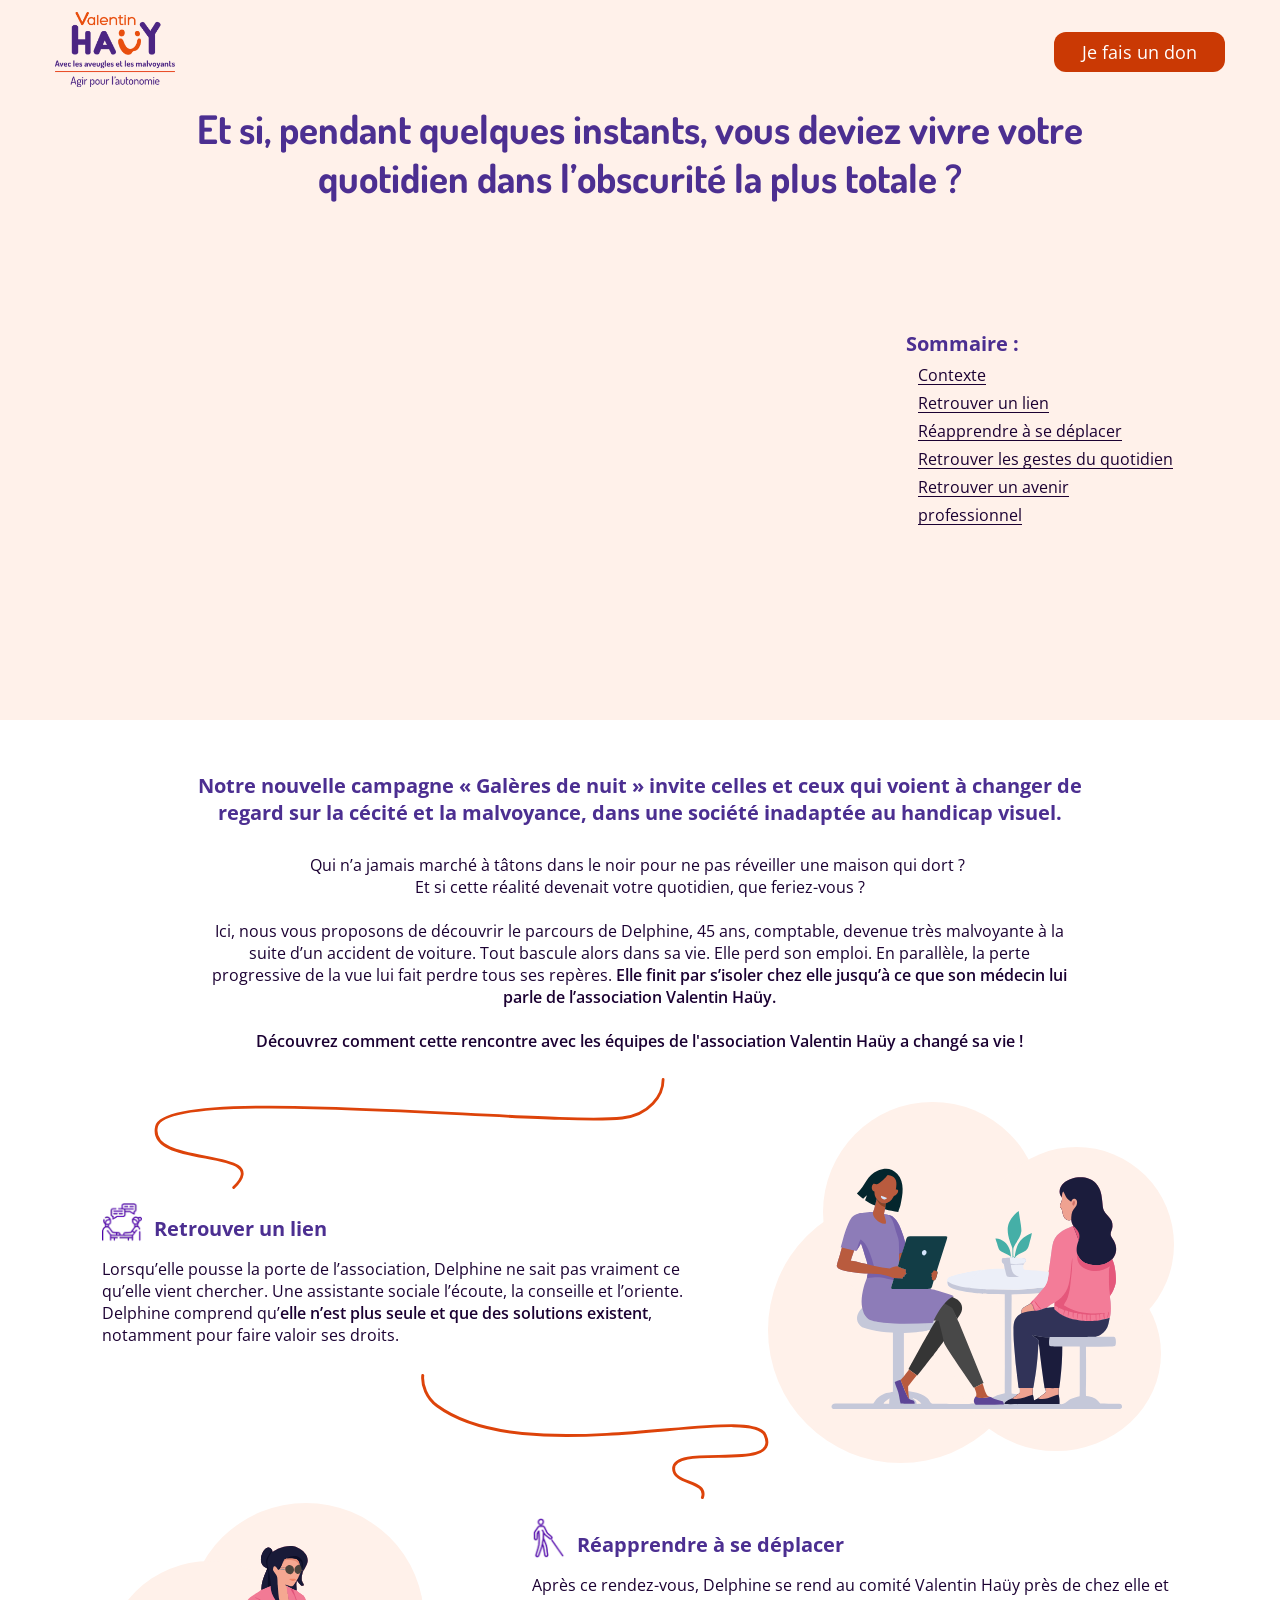
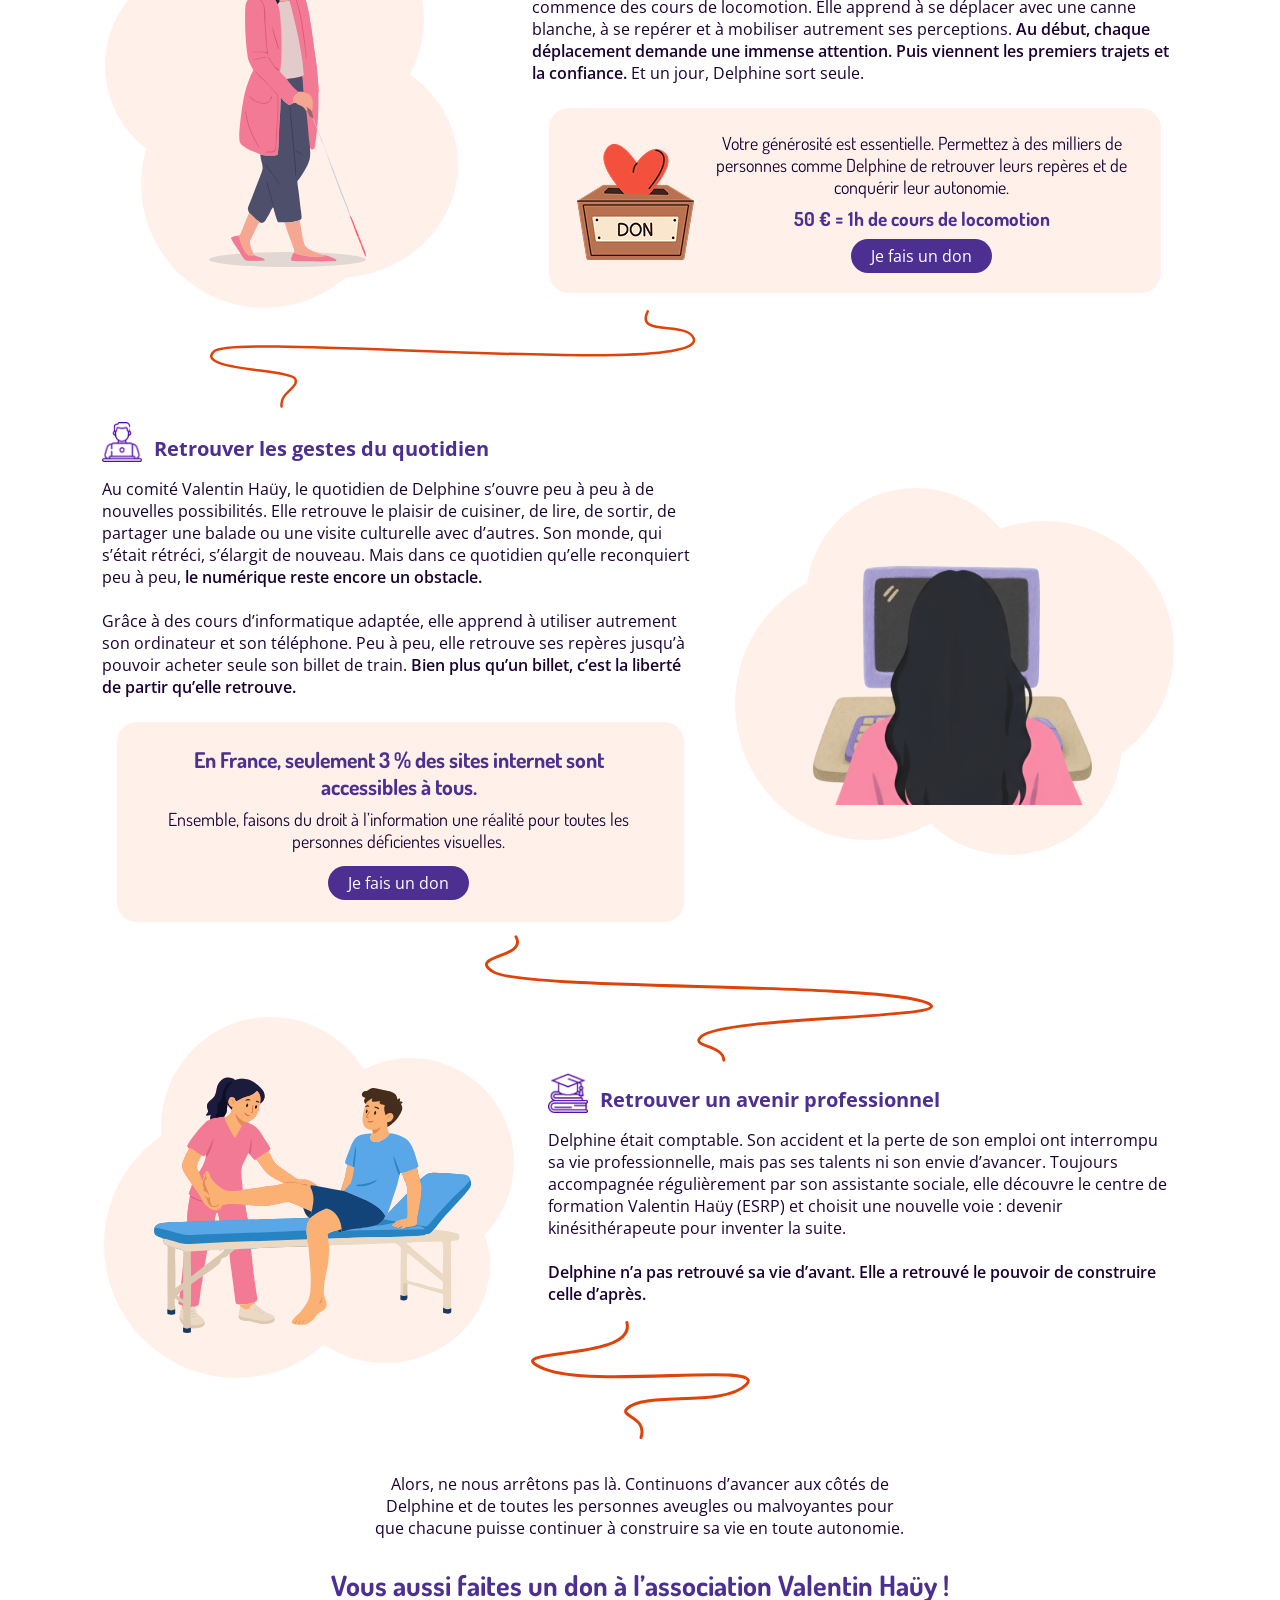
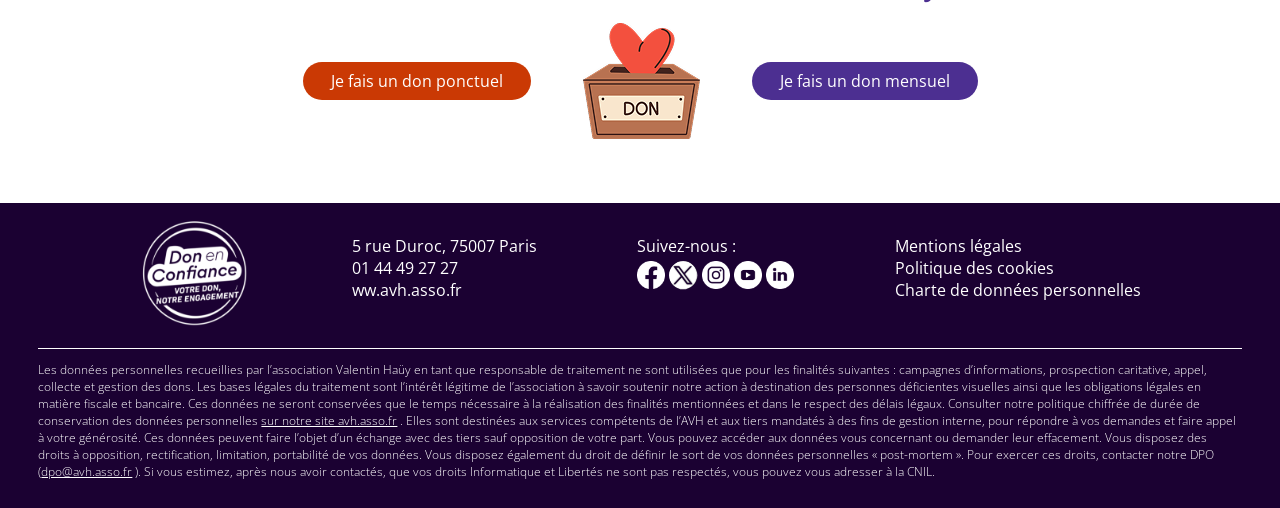
<file: index.html>
<!DOCTYPE html>
<html lang="fr">
<head>
    <meta charset="UTF-8">
    <meta name="viewport" content="width=device-width, initial-scale=1.0">
    <link rel="preconnect" href="https://fonts.googleapis.com">
    <link rel="preconnect" href="https://fonts.gstatic.com" crossorigin>
    <link href="https://fonts.googleapis.com/css2?family=Open+Sans:ital,wght@0,300..800;1,300..800&display=swap" rel="stylesheet">
    <link href="https://fonts.googleapis.com/css2?family=Dosis:wght@200..800&display=swap" rel="stylesheet">
    <link rel="stylesheet" href="style.css">
    <link rel="stylesheet" href="footer/footer.css">
    <link rel="icon" href="assets/favicon.ico">

    <title>Agir pour l’autonomie | Association Valentin Haüy</title>
    <meta
      name="description"
      content="Découvrez les actions de l’association Valentin Haüy en faveur de l’autonomie des personnes aveugles et malvoyantes."
    />

    <!-- Google Tag Manager -->
    <script>(function(w,d,s,l,i){w[l]=w[l]||[];w[l].push({'gtm.start': new Date().getTime(),event:'gtm.js'});var f=d.getElementsByTagName(s)[0], j=d.createElement(s),dl=l!='dataLayer'?'&l='+l:'';j.async=true;j.src='https://www.googletagmanager.com/gtm.js?id='+i+dl;f.parentNode.insertBefore(j,f);})(window,document,'script','dataLayer','GTM-KRHSFTT');</script>
    <!-- End Google Tag Manager -->

    <!-- Matomo Tag Manager -->
    <script>
    var _mtm = window._mtm = window._mtm || [];
    _mtm.push({'mtm.startTime': (new Date().getTime()), 'event': 'mtm.Start'});
    (function() {
        var d=document, g=d.createElement('script'), s=d.getElementsByTagName('script')[0];
        g.async=true; g.src='https://cdn.matomo.cloud/avh.matomo.cloud/container_evc7kVnn.js'; s.parentNode.insertBefore(g,s);
    })();
    </script>
    <!-- End Matomo Tag Manager -->
</head>

<!-- Script pour le sommaire -->
<script>
document.addEventListener("DOMContentLoaded", () => {
    const hero = document.querySelector(".hero");
    const summary = document.querySelector(".summary");

    if (!hero || !summary) return;

    // Réserver l'espace occupé initialement par le sommaire
    const placeholder = document.createElement("div");
    placeholder.className = "summary-placeholder";

    summary.parentNode.insertBefore(placeholder, summary);

    function updatePlaceholderSize() {
        if (!summary.classList.contains("is-floating")) {
            placeholder.style.width = `${summary.offsetWidth}px`;
            placeholder.style.height = `${summary.offsetHeight}px`;
        }
    }

    window.addEventListener("resize", updatePlaceholderSize);

    // Création du bouton burger dans le sommaire existant
    const button = document.createElement("button");
    button.type = "button";
    button.className = "summary-toggle";
    button.setAttribute("aria-expanded", "false");
    button.setAttribute("aria-label", "Ouvrir le sommaire");

    button.innerHTML = `
        <span class="burger-icon" aria-hidden="true">
            <span></span>
            <span></span>
            <span></span>
        </span>
    `;

    summary.insertBefore(button, summary.firstChild);

    function closeMenu() {
        summary.classList.remove("is-open");
        button.setAttribute("aria-expanded", "false");
        button.setAttribute("aria-label", "Ouvrir le sommaire");
    }

    button.addEventListener("click", () => {
        const isOpen = summary.classList.toggle("is-open");

        button.setAttribute("aria-expanded", String(isOpen));
        button.setAttribute(
            "aria-label",
            isOpen ? "Fermer le sommaire" : "Ouvrir le sommaire"
        );
    });

    // Fermeture après sélection d'une section
    summary.querySelectorAll("a").forEach(link => {
        link.addEventListener("click", closeMenu);
    });

    // Fermeture avec la touche Échap
    document.addEventListener("keydown", event => {
        if (event.key === "Escape") {
            closeMenu();
        }
    });

    // Fermeture au clic en dehors du sommaire
    document.addEventListener("click", event => {
        if (!summary.contains(event.target)) {
            closeMenu();
        }
    });

    function updateSummary() {
        const heroBottom = hero.getBoundingClientRect().bottom;

        const threshold = window.innerHeight * 0.15;

        const shouldFloat = heroBottom < threshold;

        if (shouldFloat && !summary.classList.contains("is-floating")) {
            placeholder.style.width = `${summary.offsetWidth}px`;
            placeholder.style.height = `${summary.offsetHeight}px`;
        }

        summary.classList.toggle("is-floating", shouldFloat);
        placeholder.classList.toggle("is-active", shouldFloat);

        if (!shouldFloat) {
            closeMenu();
        }
    }

    window.addEventListener("scroll", updateSummary, {
        passive: true
    });

    window.addEventListener("resize", updateSummary);

    updateSummary();
});
</script>

<body>
    <!-- Google Tag Manager (noscript) -->
    <noscript><iframe src="https://www.googletagmanager.com/ns.html?id=GTM-KRHSFTT" height="0" width="0" style="display:none;visibility:hidden"></iframe></noscript>
    <!-- End Google Tag Manager (noscript) -->

    <header>
        <a href="https://www.avh.asso.fr/" target='_blank'><img class="logo" src="assets/logo_avh.png" alt="Association Valentin Haüy, avec les aveugles et les malvoyants. Agir pour l'autonomie ! Lien vers le site institutionnel" /></a>
        <a class="CTA" href="https://donner.avh.asso.fr/ponctuel/?from=W26GDN&utm_source=lp&utm_medium=organic&utm_campaign=vmv26" target='_blank'>Je fais un don</a>
    </header>

    <main>
        <section class="hero">
            <h1>Et si, pendant quelques instants, vous deviez vivre votre quotidien dans l’obscurité la plus totale ?</h1>
            <div class="divHero">
                <div class="videoContainer">
                    <iframe src="https://www.youtube.com/embed/LuMFayewsgA?si=A-cmBnFm6BxBQWmS" title="YouTube video player" frameborder="0" allow="accelerometer; autoplay; clipboard-write; encrypted-media; gyroscope; picture-in-picture; web-share" referrerpolicy="strict-origin-when-cross-origin" allowfullscreen></iframe>  
                </div> 
                <div class="summary" id="summary">
                    <h2>Sommaire :</h2>
                    <ul>
                        <li><a href="#contexte">Contexte</a></li>
                        <li><a href="#refindLink">Retrouver un lien</a></li>
                        <li><a href="#reWalk">Réapprendre à se déplacer</a></li>
                        <li><a href="#reEverydayLife">Retrouver les gestes du quotidien</a></li>
                        <li><a href="#reWork">Retrouver un avenir professionnel</a></li>
                    </ul>
                </div>
            </div>
        </section>

        <section class="contexte" id="contexte">
            <p class="textTransition">
                Notre nouvelle campagne « Galères de nuit » invite celles et ceux qui voient à changer de regard sur la cécité et la malvoyance, dans une société inadaptée au handicap visuel.
            </p>
            <p>Qui n’a jamais marché à tâtons dans le noir pour ne pas réveiller une maison qui dort ? 
                <br>Et si cette réalité devenait votre quotidien, que feriez-vous ?
            <br>
            <br>Ici, nous vous proposons de découvrir le parcours de Delphine, 45 ans, comptable, devenue très malvoyante à la suite d’un accident de voiture. Tout bascule alors dans sa vie. Elle perd son emploi. En parallèle, la perte progressive de la vue lui fait perdre tous ses repères. <span class="textGras">Elle finit par s’isoler chez elle jusqu’à ce que son médecin lui parle de l’association Valentin Haüy.</span>
            <br>
            <br>
            <span class="textGras">Découvrez comment cette rencontre avec les équipes de l'association Valentin Haüy a changé sa vie !</span></p>
        </section>

        <section class="refindLink" id="refindLink">
            <div class="textContainer">
                <div class="titleContainer">
                    <img src="assets/retrouverlien.png" alt="">
                    <h2>Retrouver un lien</h2>
                </div>
                <p>Lorsqu’elle pousse la porte de l’association, Delphine ne sait pas vraiment ce qu’elle vient chercher. Une assistante sociale l’écoute, la conseille et l’oriente. Delphine comprend qu’<span class="textGras">elle n’est plus seule et que des solutions existent</span>, notamment pour faire valoir ses droits.</p>
                <a href="#summary" class="skip-to-summary"> Retour au sommaire</a>
            </div>
            <img src="assets/illu_lien.svg" alt="" class="illu">
        </section>

        <section class="reWalk" id="reWalk">
            <img src="assets/illu_deplacer.svg" alt="" class="illu">
            <div class="textContainer">
                <div class="titleContainer">
                    <img src="assets/sedeplacer.png" alt="">
                    <h2>Réapprendre à se déplacer</h2>
                </div>
                <p>Après ce rendez-vous, Delphine se rend au comité Valentin Haüy près de chez elle et commence des cours de locomotion. Elle apprend à se déplacer avec une canne blanche, à se repérer et à mobiliser autrement ses perceptions. <span class="textGras">Au début, chaque déplacement demande une immense attention. Puis viennent les premiers trajets et la confiance.</span> Et un jour, Delphine sort seule.</p>
                <div class="donContainer">
                    <img src="assets/illu_don.png" alt="">
                    <div class="textDon">
                        <p>Votre générosité est essentielle. Permettez à des milliers de personnes comme Delphine de retrouver leurs repères et de conquérir leur autonomie.</p>
                        <p class="equivalence">50 € = 1h de cours de locomotion</p>
                        <a href="https://donner.avh.asso.fr/ponctuel/?from=W26GDN&utm_source=lp&utm_medium=organic&utm_campaign=vmv26" class="CTA_secondaire CTA_violet" target='_blank'>Je fais un don</a>
                    </div>
                </div>
                <a href="#summary" class="skip-to-summary"> Retour au sommaire</a>
            </div>
        </section>

        <section class="reEverydayLife" id="reEverydayLife">
            <div class="textContainer">
                <div class="titleContainer">
                    <img src="assets/gestesquotidien.png" alt="">
                    <h2>Retrouver les gestes du quotidien</h2>
                </div>
                <p>
                    Au comité Valentin Haüy, le quotidien de Delphine s’ouvre peu à peu à de nouvelles possibilités. Elle retrouve le plaisir de cuisiner, de lire, de sortir, de partager une balade ou une visite culturelle avec d’autres. Son monde, qui s’était rétréci, s’élargit de nouveau. Mais dans ce quotidien qu’elle reconquiert peu à peu, <span class="textGras">le numérique reste encore un obstacle.</span> 
                    <br>
                    <br>
                    Grâce à des cours d’informatique adaptée, elle apprend à utiliser autrement son ordinateur et son téléphone. Peu à peu, elle retrouve ses repères jusqu’à pouvoir acheter seule son billet de train. <span class="textGras">Bien plus qu’un billet, c’est la liberté de partir qu’elle retrouve.</span>
                </p>
                <div class="petitionContainer">
                    <p class="titlePetition">En France, seulement 3 % des sites internet sont accessibles à tous.</p>
                    <p>Ensemble, faisons du droit à l’information une réalité pour toutes les personnes déficientes visuelles.</p>
                    <a href="https://donner.avh.asso.fr/ponctuel/?from=W26GDN&utm_source=lp&utm_medium=organic&utm_campaign=vmv26" class="CTA_secondaire CTA_violet" target='_blank'>Je fais un don</a>
                </div>
                <a href="#summary" class="skip-to-summary"> Retour au sommaire</a>
            </div>
            <img src="assets/illu_quotidien.svg" alt="" class="illu">
        </section>

        <section class="reWork" id="reWork">
            <img src="assets/illu_work.svg" alt="" class="illu">
            <div class="textContainer">
                <div class="titleContainer">
                    <img src="assets/seformer.png" alt="">
                    <h2>Retrouver un avenir professionnel</h2>
                </div>
                <p>
                    Delphine était comptable. Son accident et la perte de son emploi ont interrompu sa vie professionnelle, mais pas ses talents ni son envie d’avancer. Toujours accompagnée régulièrement par son assistante sociale, elle découvre le centre de formation Valentin Haüy (ESRP) et choisit une nouvelle voie : devenir kinésithérapeute pour inventer la suite.
                    <br>
                    <br>
                    <span class="textGras">Delphine n’a pas retrouvé sa vie d’avant. Elle a retrouvé le pouvoir de construire celle d’après.</span>
                </p>
            </div>
        </section>

        <section class="action">
            <p>Alors, ne nous arrêtons pas là. Continuons d’avancer aux côtés de Delphine et de toutes les personnes aveugles ou malvoyantes pour que chacune puisse continuer à construire sa vie en toute autonomie.</p>
            <h2>Vous aussi faites un don à l’association Valentin Haüy !</h2>
            <div class="actionContainer">
                <a href="https://donner.avh.asso.fr/ponctuel/?from=W26GDN&utm_source=lp&utm_medium=organic&utm_campaign=vmv26" class="CTA_secondaire CTA_orange" target='_blank'>Je fais un don ponctuel</a>
                <img src="assets/illu_don.png" alt="">
                <a href="https://donner.avh.asso.fr/regulier/?from=W26GDN&utm_medium=lp&utm_source=organic&utm_campaign=vmv26" class="CTA_secondaire CTA_violet" target='_blank'>Je fais un don mensuel</a>
            </div> 
        </section>
    </main>

    <footer data-include="footer/footer.html"></footer>

    <script>
        document.querySelectorAll('[data-include]').forEach(async element => {
            try {
                const response = await fetch(element.dataset.include);

                if (!response.ok) {
                    throw new Error(`Impossible de charger ${element.dataset.include}`);
                }

                element.innerHTML = await response.text();
            } catch (error) {
                console.error(error);
            }
        });
    </script>

</body>
</html>
</file>
<file: style.css>
:root {
    /* Variables couleurs */
    --color-white: #ffffff;
    --color-black: #1B0132;

    --color-orange: #CA3904;
    --color-orange-bg: #FFF1EA;

    --color-violet-1: #4C2F91;

    /* Variables typo */
    --typo-h1: 2.45rem;
    --typo-h2: 1.25rem;

    --typo-h1-mid:2.2rem;
    --typo-h1-tel: 1.7rem;
}

*,
*::after,
*::before {
    box-sizing: border-box;
    scroll-behavior: smooth;
}

body {
    margin: 0;
    font-family: "Open Sans", sans-serif;
    color: var(--color-black);
}

.textGras {
    font-weight: 600;
}

.skip-to-summary {
    position: absolute;
    width: 1px;
    height: 1px;
    padding: 0;
    margin: -1px;
    overflow: hidden;
    clip-path: inset(50%);
    white-space: nowrap;
    border: 0;
}

.skip-to-summary:focus {
    position: static;
    display: inline-block;
    width: auto;
    height: auto;
    margin: 12px 0;
    overflow: visible;
    clip-path: none;
    white-space: normal;
}


/* --- Header --- */
header {
    background-color: var(--color-orange-bg);
    display: flex;
    align-items: center;
    justify-content: space-between;
    padding: 12px 4.3% 12px 4.3%;
    position: sticky;
    top: 0;
    z-index: 10;
}

header img {
    width: 120px;
}

header .CTA {
    background-color: var(--color-orange);
    color: var(--color-white);
    text-decoration: none;
    border-radius: 12px;
    padding: 8px 28px;
    font-size: 1.125rem;
}

    /* Responsive */
    @media (max-width: 380px) {
        header .CTA {
            padding: 8px 16px;
            text-align: center;
        }

        header img {
            width: 100px;
        }
    }

    @media (max-width: 280px) {
        header {
            gap: 20px;
        }
    }
/* --- End Header --- */


/* --- Hero --- */
.hero {
    background-color: var(--color-orange-bg);
    padding: 0 100px 48px 100px;

}

h1 {
    font-family: "Dosis", sans-serif;
    font-size: var(--typo-h1);
    color: var(--color-violet-1);
    margin: auto;
    margin-top: 0;
    margin-bottom: 44px;
    text-align: center;
    width: 85%;
}

.divHero {
    display: flex;
    flex-direction: row;
    justify-content: center;
    align-items: flex-start;
    gap: 46px;
}

.videoContainer {
    width: 70%;
    aspect-ratio: 16 / 9;
}

.videoContainer iframe {
    border-radius: 15px;
    width: 100%;
    height: 98%;
}

.summary {
    width: 25%;
    margin-top: 84px;
}

.summary h2 {
    color: var(--color-violet-1);
    font-family: "Open Sans", sans-serif;
    font-size: 1.25rem;
    margin-top: 0;
    margin-bottom: 4px;
    width: fit-content;
}

.summary ul {
    margin: 0;
    list-style: none;
    padding-left: 12px;
}

.summary li a {
    text-decoration: underline;
    text-decoration-style: solid;
    text-decoration-thickness: 7%;
    text-underline-offset: 12%; /* 1.84px */
    color: var(--color-black);
    font-weight: 400;
    line-height: 28px;
}

/* Bouton burger : masqué dans le hero */
.summary-toggle {
    display: none;
}

/* Sommaire flottant fermé */
.summary.is-floating {
    position: fixed;
    top: 20%;
    right: 3%;
    transform: translateY(-50%);
    z-index: 1000;

    width: auto;
    max-width: calc(100vw - 24px);
    padding: 0;

    background: transparent;
    border-radius: 12px 0 0 12px;
    box-shadow: none;
}

/* Bouton burger */
.summary.is-floating .summary-toggle {
    display: flex;
    align-items: center;
    gap: 10px;

    padding: 12px;
    border: none;
    border-radius: 12px;

    background: #E7E1FA;
    color: var(--color-violet-1);

    font-family: "Open Sans", sans-serif;
    font-size: 14px;
    font-weight: 600;

    cursor: pointer;
    box-shadow: 0 4px 15px rgb(0 0 0 / 20%);
}

/* Icône burger */
.summary-toggle .burger-icon {
    display: flex;
    flex-direction: column;
    gap: 5px;
    flex-shrink: 0;
}

.summary-toggle .burger-icon span {
    display: block;
    width: 32px;
    height: 4px;
    background: currentColor;
    border-radius: 2px;
}

/* Sommaire replié : masquer le titre et les liens */
.summary.is-floating:not(.is-open) h2,
.summary.is-floating:not(.is-open) ul {
    display: none;
}

/* Sommaire déplié */
.summary.is-floating.is-open {
    width: 300px;
    padding: 16px 16px 20px 16px;
    background: white;
    border-radius: 12px;
    box-shadow: 0 4px 20px rgb(0 0 0 / 20%);
}

/* Bouton en haut du panneau ouvert */
.summary.is-floating.is-open .summary-toggle {
    width: 100%;
    justify-content: flex-start;
    border-radius: 8px;
    box-shadow: none;
    margin-bottom: 16px;
}

/* Conserver l'espace initial du sommaire */
.summary-placeholder {
    display: none;
    pointer-events: none;
}

.summary-placeholder.is-active {
    display: block;
}

    /* Responsive */
    @media (max-width: 1250px) {
        .hero {
            padding: 0 4.3% 48px 4.3%;
        }
    }

    @media (max-width: 1030px) {
        .hero {
            padding: 8px 4.3% 48px 4.3%;
        }

        h1 {
            font-size: var(--typo-h1-mid);
        }

        .videoContainer {
            width: 62%;
        }

        .summary {
            margin-top: 32px;
        }
    }

    @media (max-width: 935px) {
        .hero {
            padding: 12px 4.3% 48px 4.3%;
        }

        h1 {
            width: 100%;
        }

        .divHero {
            flex-direction: column;
            gap: 32px;
        }

        .videoContainer {
            width: 72%;
            margin: auto;
        }

        .summary {
            width: 80%;
            text-align: center;
            margin: auto;
        }

        .summary h2 {
            width: initial;
        }

        .summary.is-floating.is-open {
            text-align: left;
        }
    }

    @media (max-width: 800px) {
        .videoContainer {
            width: 90%;
        }
    }

    @media (max-width: 600px) {
        .hero {
            padding: 20px 4.3% 48px 4.3%;
        }

        h1 {
            font-size: var(--typo-h1-tel);
            margin-bottom: 32px;
        }

        .videoContainer {
            width: 100%;
        }
    }
    
/* --- End Hero --- */


/* --- Contexte --- */
.contexte {
    display: flex;
    padding: 52px 0 24px 0;
    flex-direction: column;
    align-items: center;
    gap: 28px;
    text-align: center;

    scroll-margin-top: 80px;
}

.contexte p {
    width: 56%;
    margin: 0;
}

.contexte .textTransition {
    color: var(--color-violet-1);
    text-align: center;
    font-family: "Open Sans", sans-serif;
    font-size: 1.25rem;
    font-weight: 700;
    width: 64%;
}

    /* Responsive */
    @media (max-width: 1300px) {
        .contexte p {
            width: 68%;
        }

        .contexte .textTransition {
            width: 72%;
        }
    }

    @media (max-width: 1030px) {
        .contexte {
            padding: 52px 4.3% 24px 4.3%;
        }

        .contexte p {
            width: 80%;
        }

        .contexte .textTransition {
            width: 96%;
        }
    }

    @media (max-width: 935px) {
        .contexte p {
            width: 96%;
        }

        .contexte .textTransition {
            width: 96%;
        }
    }

/* --- End Contexte --- */

.titleContainer {
    display: flex;
    gap: 12px;
    align-items: flex-end;
}

.titleContainer img {
    height: 40px;
}

h2 {
    font-size: var(--typo-h2);
    color: var(--color-violet-1);
    margin: 0;
}

.CTA_secondaire {
    padding: 6px 20px;
    border-radius: 42px;
    color: var(--color-white);
    text-decoration: none;
}

.CTA_orange {
    background-color: var(--color-orange);
}

.CTA_violet {
    background-color: var(--color-violet-1);
}

/* --- Retrouver lien --- */
.refindLink {
    display: flex;
    padding: 24px 8% 24px 8%;
    justify-content: space-between;
    align-items: center;
    position: relative;
    gap: 24px;

    scroll-margin-top: 20px;
}

.refindLink .textContainer {
    width: 56%;
}

.refindLink .textContainer::before {
    content: "";
    position: absolute;

    background-image: url("./assets/fils/fil1.svg");
    background-repeat: no-repeat;
    background-size: contain;
    background-position: center;

    width: 40vw;
    height: 115px;
    left: 12%;
    top: 0;
}

    /* Responsive */
    @media (max-width: 935px) {
        .refindLink {
            padding: 100px 8% 24px 8%;
            flex-direction: column-reverse;
        }

        .refindLink .textContainer {
            width: 85%;
        }

        .refindLink .textContainer::before {
            background-image: url("./assets/fils/fil1_tel.svg");
            width: 40vw;
            height: 90px;
            top: -4px;
            left: 30%;
        }
    }

    @media (max-width: 700px) {
        .refindLink .textContainer {
            width: 100%;
        }
    }

    @media (max-width: 550px) {
        .refindLink .illu {
            width: 90%;
        }

        .refindLink .textContainer::before {
            width: 52vw;
            left: 23%;
        }
    }
/* --- End Retrouver lien --- */

/* --- Réapprendre se déplacer --- */
.reWalk {
    display: flex;
    padding: 12px 8%;
    justify-content: space-between;
    align-items: center;
    gap: 32px;

    scroll-margin-top: 100px;
}

.reWalk .textContainer {
    width: 60%;
    position: relative;
}

.reWalk .textContainer::before {
    content: "";
    position: absolute;

    background-image: url("./assets/fils/fil2.svg");
    background-repeat: no-repeat;
    background-size: contain;
    background-position: center;

    width: 40vw;
    height: 125px;
    left: -30%;
    top: -144px;
}

.donContainer {
    background-color: var(--color-orange-bg);
    border-radius: 20px;
    display: flex;
    align-items: center;
    padding: 24px 32px 20px 28px;
    width: 95%;
    margin: auto;
    margin-top: 24px;
    gap: 20px;
}

.donContainer p {
    margin: 0;
    font-family: "Dosis", sans-serif;
    font-size: 1.125rem;
    text-align: center;
}

.textDon {
    display: flex;
    flex-direction: column;
    align-items: center;
    gap: 8px;
}

.donContainer p.equivalence {
    color: var(--color-violet-1);
    font-size: 1.2rem;
    font-weight: 700;
}

    /* Responsive */
    @media (max-width: 1115px) {
        .donContainer {
            padding: 20px 28px 24px 28px;
            flex-direction: column;
        }
    }

    @media (max-width: 935px) {
        .reWalk {
            flex-direction: column;
            gap: 24px;
            position: relative;
            padding-top: 80px;
        }

        .reWalk::before {
            content: "";
            position: absolute;

            background-image: url("./assets/fils/fil2_tel.svg");
            background-repeat: no-repeat;
            background-size: contain;
            background-position: center;

            width: 40vw;
            height: 90px;
            top: -20px;
            left: 30%;
        }

        .reWalk .textContainer {
            width: 85%;
        }

        .donContainer {
            margin-top: 32px;
        }

        .reWalk .textContainer::before {
            content: none;
        }
    }

    @media (max-width: 700px) {
        .reWalk .textContainer {
            width: 100%;
        }
    }

    @media (max-width: 470px) {
        .reWalk .illu {
            width: 90%;
        }
    }
/* --- End Réapprendre se déplacer --- */

/* --- Réapprendre gestes quotidien --- */
.reEverydayLife {
    display: flex;
    padding: 100px 8% 52px 8%;
    justify-content: space-between;
    align-items: center;
    gap: 32px;

    scroll-margin-top: 40px;
}

.reEverydayLife .textContainer {
    width: 56%;
    position: relative;
}

.reEverydayLife .textContainer::before {
    content: "";
    position: absolute;

    background-image: url("./assets/fils/fil3.svg");
    background-repeat: no-repeat;
    background-size: contain;
    background-position: center;

    width: 38vw;
    height: 115px;
    left: 18%;
    top: -120px;
}

.petitionContainer {
    background-color: var(--color-orange-bg);
    border-radius: 20px;
    padding: 24px 32px 28px 28px;
    width: 95%;
    margin: auto;
    margin-top: 24px;
    text-align: center;
}

.petitionContainer p {
    font-family: "Dosis", sans-serif;
    font-size: 1.125rem;
    margin: 0;
    margin-bottom: 20px;
}

.petitionContainer p.titlePetition {
    font-size: 1.35rem;
    font-weight: 700;
    color: var(--color-violet-1);
    margin-bottom: 8px;
}

    /* Responsive */
    @media (max-width: 1100px) {
        .reEverydayLife .illu {
            width: 44%;
        }
    }

    @media (max-width: 935px) {
        .reEverydayLife {
            flex-direction: column-reverse;
            gap: 24px;
            position: relative;
        }

        .reEverydayLife::before {
            content: "";
            position: absolute;

            background-image: url("./assets/fils/fil3_tel.svg");
            background-repeat: no-repeat;
            background-size: contain;
            background-position: center;

            width: 40vw;
            height: 90px;
            top: 0px;
            left: 30%;
        }

        .reEverydayLife .textContainer {
            width: 85%;
        }

        .reEverydayLife .textContainer::before {
            content: none;
        }

        .reEverydayLife .illu {
            width: auto;
        }

        .petitionContainer {
            margin-top: 32px;
        }

    }

    @media (max-width: 700px) {
        .reEverydayLife .textContainer {
            width: 100%;
        }
    }

    @media (max-width: 550px) {
        .reEverydayLife .illu {
            width: 90%;
        }

        .reEverydayLife::before {
            width: 55vw;
            height: 90px;
            top: 0;
            left: 23%;
        }
    }
/* --- End Réapprendre gestes quotidien --- */


/* --- Retrouver avenir pro --- */
.reWork {
    display: flex;
    padding: 40px 8%;
    justify-content: space-between;
    align-items: center;
    gap: 32px;

    scroll-margin-top: 40px;
}

.reWork .textContainer {
    width: 60%;
    position: relative;
}

.reWork .textContainer::before {
    content: "";
    position: absolute;

    background-image: url("./assets/fils/fil4.svg");
    background-repeat: no-repeat;
    background-size: contain;
    background-position: center;

    width: 35vw;
    height: 130px;
    left: -10%;
    top: -140px;
}

    /* Responsive */
    @media (max-width: 935px) {
        .reWork {
            flex-direction: column;
            gap: 24px;
            position: relative;
            padding-top: 80px;
        }

        .reWork::before {
            content: "";
            position: absolute;

            background-image: url("./assets/fils/fil4_tel.svg");
            background-repeat: no-repeat;
            background-size: contain;
            background-position: center;

            width: 40vw;
            height: 100px;
            top: -32px;
            left: 30%;
        }

        .reWork .textContainer {
            width: 85%;
        }

        .reWork .textContainer::before {
            content: none;
        }
    }

    @media (max-width: 700px) {
        .reWork .textContainer {
            width: 100%;
        }
    }

    @media (max-width: 550px) {
        .reWork .illu {
            width: 90%;
        }

        .reWork::before {
            width: 58vw;
            height: 100px;
            top: -32px;
            left: 21%;
        }
    }
/* --- End Retrouver avenir pro --- */

/* --- Action --- */
.action {
    display: flex;
    padding: 52px 8% 64px 8%;
    flex-direction: column;
    align-items: center;
    text-align: center;
    position: relative;
}

.action::before {
    content: "";
    position: absolute;

    background-image: url("./assets/fils/fil5.svg");
    background-repeat: no-repeat;
    background-size: contain;
    background-position: center;

    width: 35vw;
    height: 118px;
    top: -100px;
}

.action h2 {
    font-family: "Dosis", sans-serif;
    font-size: 1.75rem;
    margin-top: 28px;
    margin-bottom: 20px;
}

.action p {
    width: 50%;
    margin: 0;
}

.actionContainer {
    display: flex;
    align-items: center;
    gap: 52px;
}

.action .CTA_secondaire {
    padding: 8px 28px;
}

    /* Responsive */
    @media (max-width: 1200px) {
        .action::before {
            top: -80px;
        }
    }

    @media (max-width: 1030px) {
        .action::before {
            height: 96px;
            top: -60px;
        }

        .action p {
            width: 64%;
        }
    }

    @media (max-width: 935px) {
        .action::before {
            height: 80px;
            top: -40px;
        }

        .action p {
            width: 80%;
        }
    }

    @media (max-width: 700px) {
        .action p {
            width: 100%;
        }
    }

    @media (max-width: 635px) {
        .actionContainer {
            gap: 32px;
        }

        .action .CTA_secondaire {
            padding: 8px 24px;
        }
    }

    @media (max-width: 530px) {
        .action {
            padding: 60px 8% 64px 8%;
        }

        .action h2 {
            margin-bottom: 44px;
        }

        .actionContainer {
            flex-direction: column;
            gap: 20px;
        }

        .action img {
            width: 80px;
        }

        .action::before {
            height: 80px;
            top: -40px;
            width: 40vw;
        }
    }
/* --- End Action --- */
</file>
<file: footer/footer.css>
:root {
    /* Variables couleurs */
    --color-white: #ffffff;
    --color-black: #1B0132;
    --color-violet-footer: #1B0132;
}


/* Footer */
footer {
    background-color: var(--color-violet-footer);
    color: var(--color-white);
    padding: 16px 3%;
}

footer .footerLinks {
    display: flex;
    justify-content: space-evenly;
}

footer .footerLinks nav ul {
    list-style: none;
    padding-left: 0;
}

footer .footerLinks .social ul {
    display: flex;
    gap: 4px;
    margin-top: 4px;
}

footer .footerLinks .social p {
    margin-bottom: 4px;
}

footer .footerLinks a {
    color: var(--color-white);
    text-decoration: none;
}

footer .footerLinks a:hover {
    text-decoration: underline 1px var(--color-white);
}

    /* Responsive */
    @media (max-width: 850px) {
        footer {
            padding-top: 24px;
        }

        footer .footerLinks {
            flex-direction: column;
            align-items: center;
        }

        footer nav {
            text-align: center;
        }
    }


footer .rgpd {
    font-size: 0.75rem;
    font-weight: 100;
    border-top: 1px solid var(--color-white);
    margin-top: 18px;
}

footer .rgpd a {
    color: var(--color-white);
    text-decoration: underline 1px var(--color-white);
}
</file>
